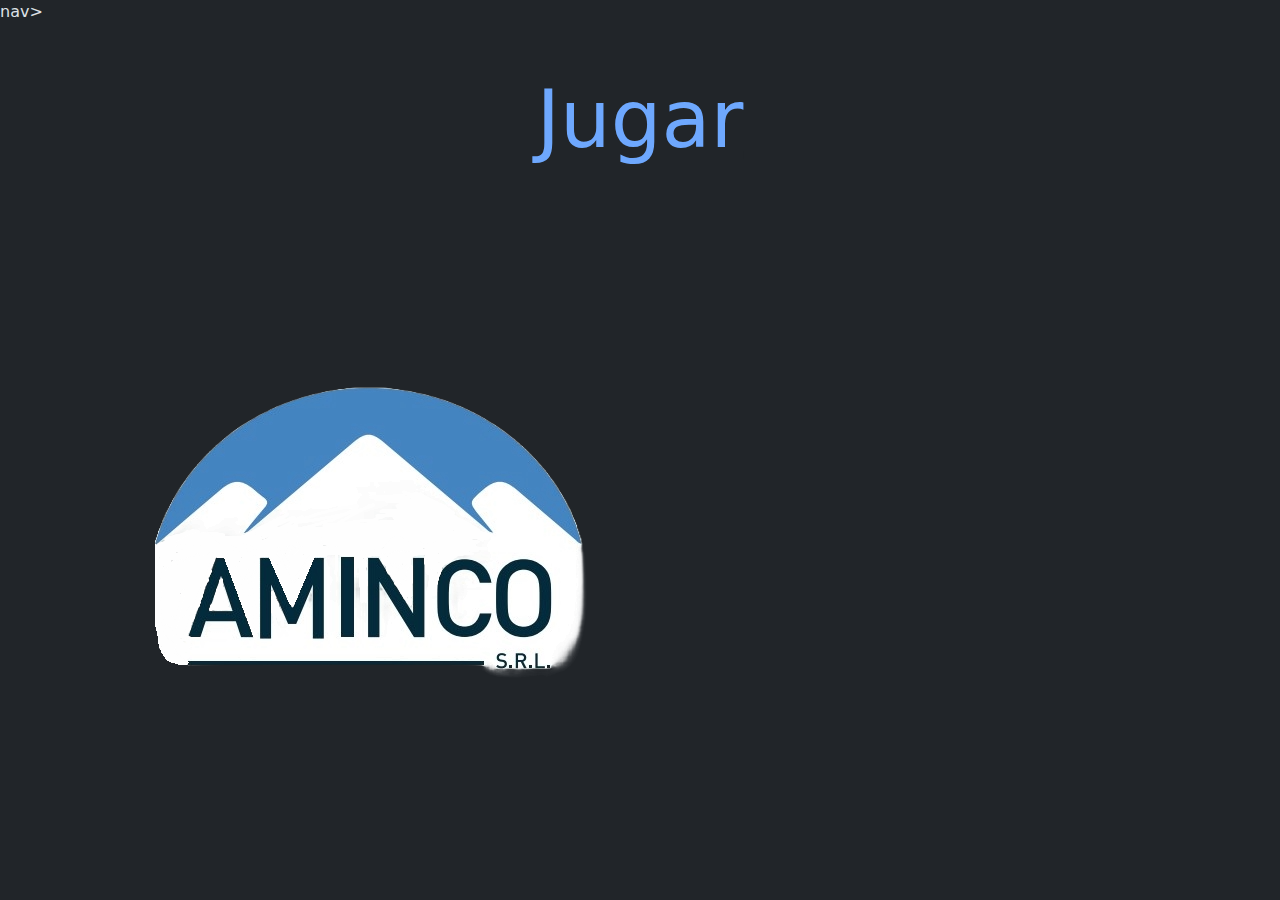
<file: index.html>
<!DOCTYPE html>
<html lang="es" data-bs-theme="dark">
  <head>
    <meta charset="UTF-8" />
    <meta name="viewport" content="width=device-width, initial-scale=1.0" />
    <link
      href="https://cdn.jsdelivr.net/npm/bootstrap@5.3.3/dist/css/bootstrap.min.css"
      rel="stylesheet"
      integrity="sha384-QWTKZyjpPEjISv5WaRU9OFeRpok6YctnYmDr5pNlyT2bRjXh0JMhjY6hW+ALEwIH"
      crossorigin="anonymous"
    />
    <link rel="stylesheet" href="./css/style.css" />
    <title>Document</title>
  </head>
  nav></nav>
  <main class="d-flex mb-5 align-items-end">
      <div class="container-fluid d-flex justify-content-around mt-5">
        <a href="./pages/juegos.html" class="link-underline-dark display-1">Jugar</a>
        
      </div>
    </main>
    <footer>
      <img src="./img/LOGO AMINCO PNG CON FONDO BLANCO.png" alt="Descripción de la imagen">
  </footer>
    <script
      src="https://cdn.jsdelivr.net/npm/bootstrap@5.3.3/dist/js/bootstrap.bundle.min.js"
      integrity="sha384-YvpcrYf0tY3lHB60NNkmXc5s9fDVZLESaAA55NDzOxhy9GkcIdslK1eN7N6jIeHz"
      crossorigin="anonymous"
    ></script>
  </body>
</html>
</file>
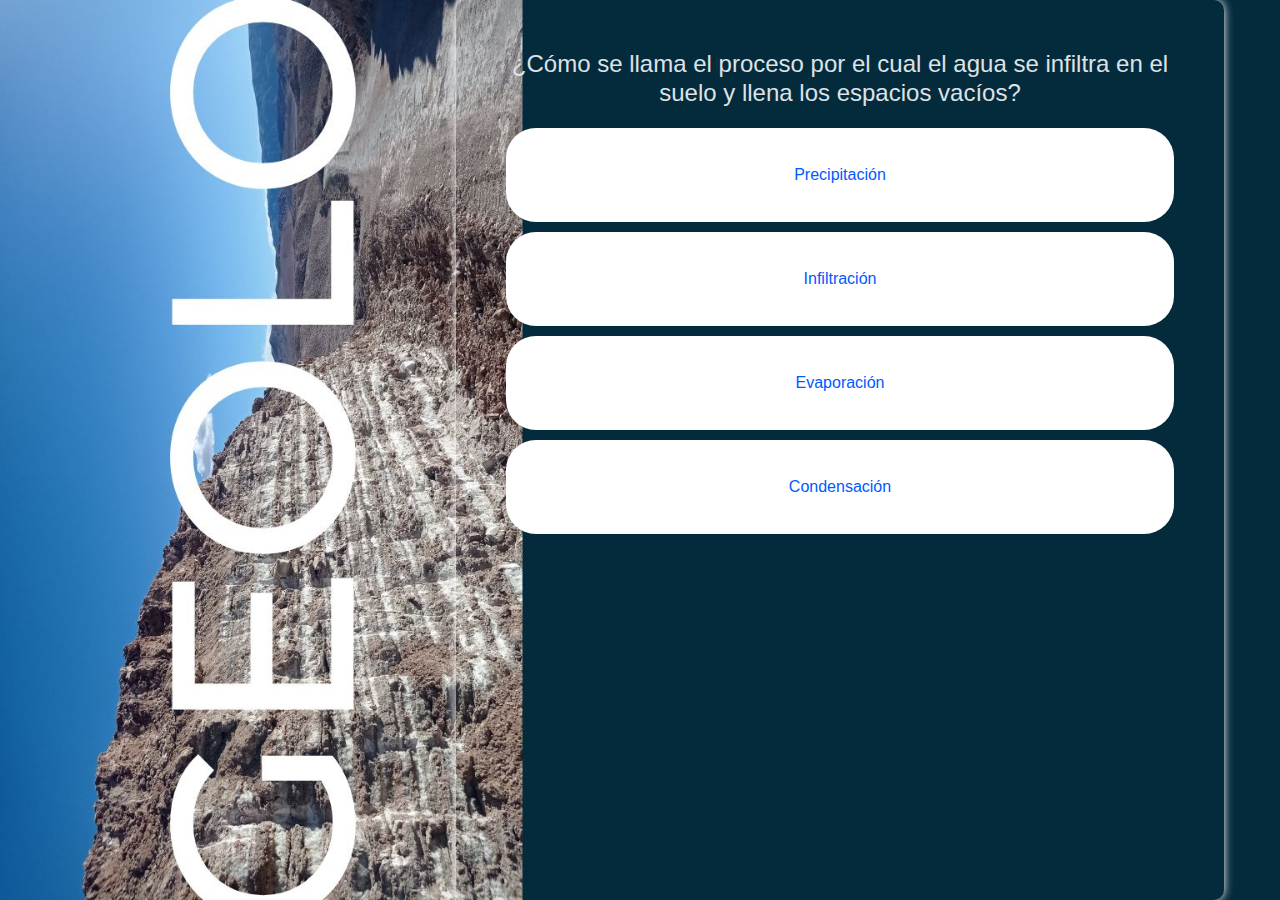
<file: pages/geologia.html>
<!DOCTYPE html>
<html lang="es" data-bs-theme="dark">
  <head>
    <meta charset="UTF-8" />
    <meta name="viewport" content="width=device-width, initial-scale=1.0" />
    <link
      href="https://cdn.jsdelivr.net/npm/bootstrap@5.3.3/dist/css/bootstrap.min.css"
      rel="stylesheet"
      integrity="sha384-QWTKZyjpPEjISv5WaRU9OFeRpok6YctnYmDr5pNlyT2bRjXh0JMhjY6hW+ALEwIH"
      crossorigin="anonymous"
    />
    <link rel="stylesheet" href="../css/style.css" />
    <title>Document</title>
  </head>
  <body class="pregunta geologia">
    <main>
      <div id="pregunta"></div>
    </main>
    <div id="quiz-container">
      <h2 id="question"></h2>
      <div id="options"></div>
  </div>
   <script src="../js/geologia.js"></script>
 <script
      src="https://cdn.jsdelivr.net/npm/bootstrap@5.3.3/dist/js/bootstrap.bundle.min.js"
      integrity="sha384-YvpcrYf0tY3lHB60NNkmXc5s9fDVZLESaAA55NDzOxhy9GkcIdslK1eN7N6jIeHz"
      crossorigin="anonymous"
    ></script>
  </body>
</html>
</file>
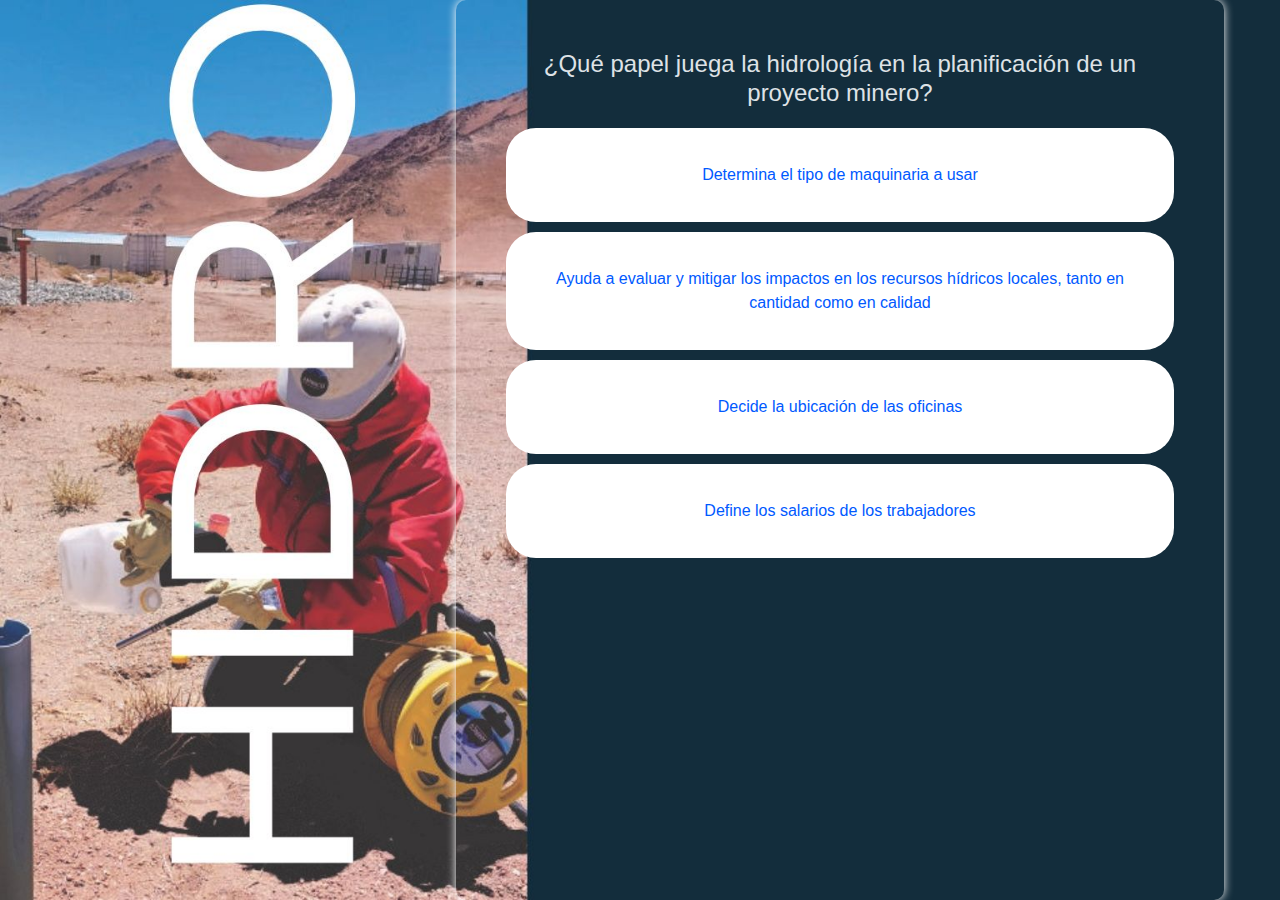
<file: pages/hidrologia.html>
<!DOCTYPE html>
<html lang="es" data-bs-theme="dark">
  <head>
    <meta charset="UTF-8" />
    <meta name="viewport" content="width=device-width, initial-scale=1.0" />
    <link
      href="https://cdn.jsdelivr.net/npm/bootstrap@5.3.3/dist/css/bootstrap.min.css"
      rel="stylesheet"
      integrity="sha384-QWTKZyjpPEjISv5WaRU9OFeRpok6YctnYmDr5pNlyT2bRjXh0JMhjY6hW+ALEwIH"
      crossorigin="anonymous"
    />
    <link rel="stylesheet" href="../css/style.css" />
    <title>Document</title>
   
  </head>
  <body class="pregunta hodrologia">
    <main>
      <div id="pregunta"></div>
    </main>
    <div id="quiz-container">
      <h2 id="question"></h2>
      <div id="options"></div>
  </div>
    <script src="../js/hidrologia.js"></script>

    <script
      src="https://cdn.jsdelivr.net/npm/bootstrap@5.3.3/dist/js/bootstrap.bundle.min.js"
      integrity="sha384-YvpcrYf0tY3lHB60NNkmXc5s9fDVZLESaAA55NDzOxhy9GkcIdslK1eN7N6jIeHz"
      crossorigin="anonymous"
    ></script>
  </body>
</html>
</file>
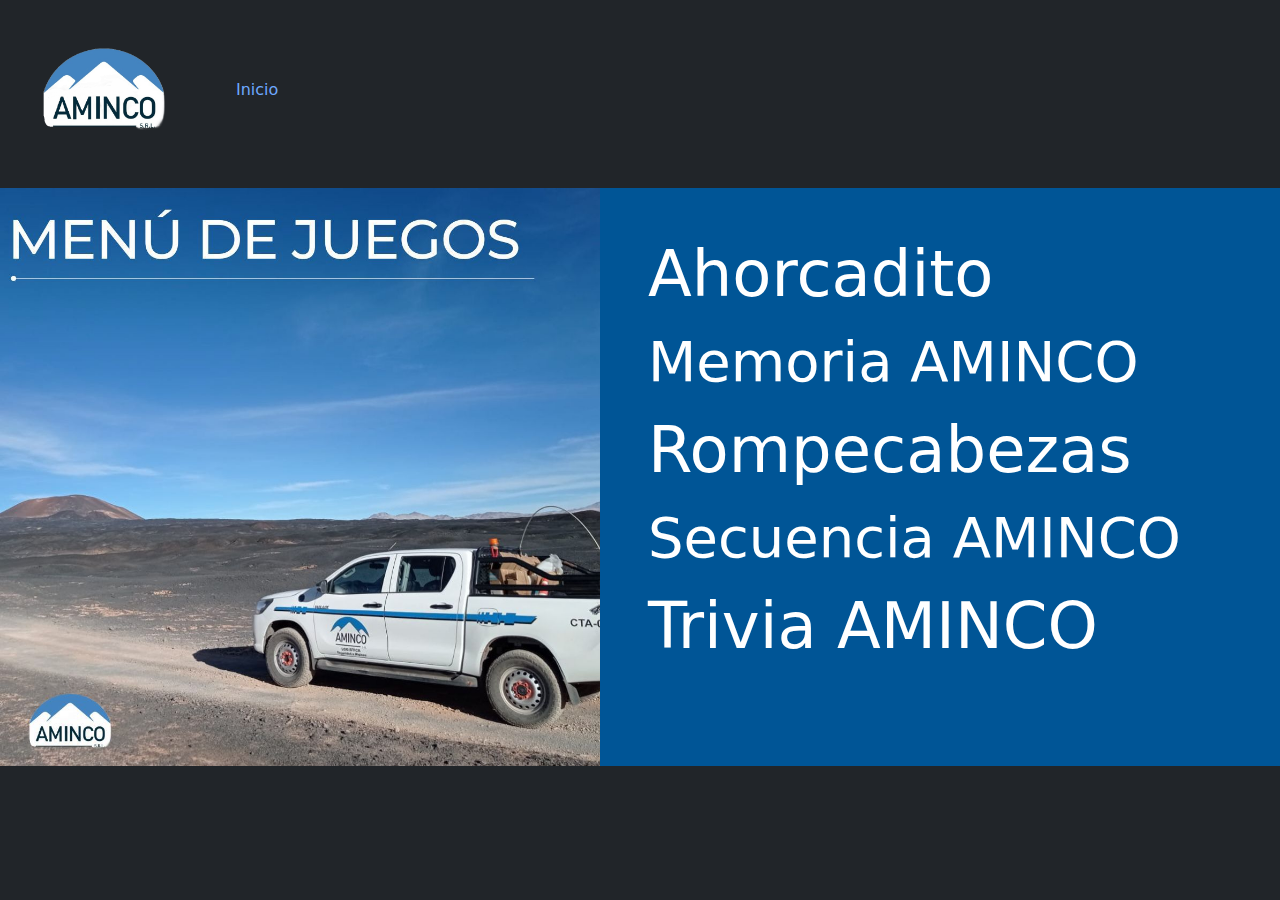
<file: pages/juegos.html>
<!DOCTYPE html>
<html lang="es" data-bs-theme="dark">
  <head>
    <meta charset="UTF-8" />
    <meta name="viewport" content="width=device-width, initial-scale=1.0" />
    <link
      href="https://cdn.jsdelivr.net/npm/bootstrap@5.3.3/dist/css/bootstrap.min.css"
      rel="stylesheet"
      integrity="sha384-QWTKZyjpPEjISv5WaRU9OFeRpok6YctnYmDr5pNlyT2bRjXh0JMhjY6hW+ALEwIH"
      crossorigin="anonymous"
    />
    <link rel="stylesheet" href="../css/style.css" />
    <title>Document</title>
  </head>
  <body>
    <nav>
      <img class="footerimg" src="../img/LOGO AMINCO PNG CON FONDO BLANCO.png" alt="Descripción de la imagen">
      <ul class="nav justify-content-center">
        <li class="nav-item">
          <a class="nav-link h2 " aria-current="page" href="../index.html">Inicio</a>
        </li>
      </ul>
    </nav>
    <main class="d-flex position-relative mb-5 align-items-start fondomenu">
      <div class="me-5">
        <img width="600" height="600" src="../img/img juegos.jfif" alt="Descripción de la imagen" class="img-fluid" />
       
      </div>
      <div class="d-flex flex-column justify-content-between mt-5 ">
        <a href="./ahoracadito.html" class="link-offset-2 link-underline link-underline-opacity-0 display-3 mb-3 textoblano">Ahorcadito</a>
        <a href="./memoria.html" class="link-offset-2 link-underline link-underline-opacity-0 display-4 mb-3 textoblano">Memoria AMINCO</a>
        <a href="./rompecavesas.html" class="link-offset-2 link-underline link-underline-opacity-0 display-3 mb-3 textoblano">Rompecabezas</a>
        <a href="./luces.html" class="link-offset-2 link-underline link-underline-opacity-0 display-4 mb-3 textoblano">Secuencia AMINCO </a>
        <a href="./ruleta.html" class="link-offset-2 link-underline link-underline-opacity-0  display-3 mb-3 textoblano">Trivia AMINCO</a>
      </div>
    </main>
    <script
      src="https://cdn.jsdelivr.net/npm/bootstrap@5.3.3/dist/js/bootstrap.bundle.min.js"
      integrity="sha384-YvpcrYf0tY3lHB60NNkmXc5s9fDVZLESaAA55NDzOxhy9GkcIdslK1eN7N6jIeHz"
      crossorigin="anonymous"
    ></script>
  </body>
</html>
</file>
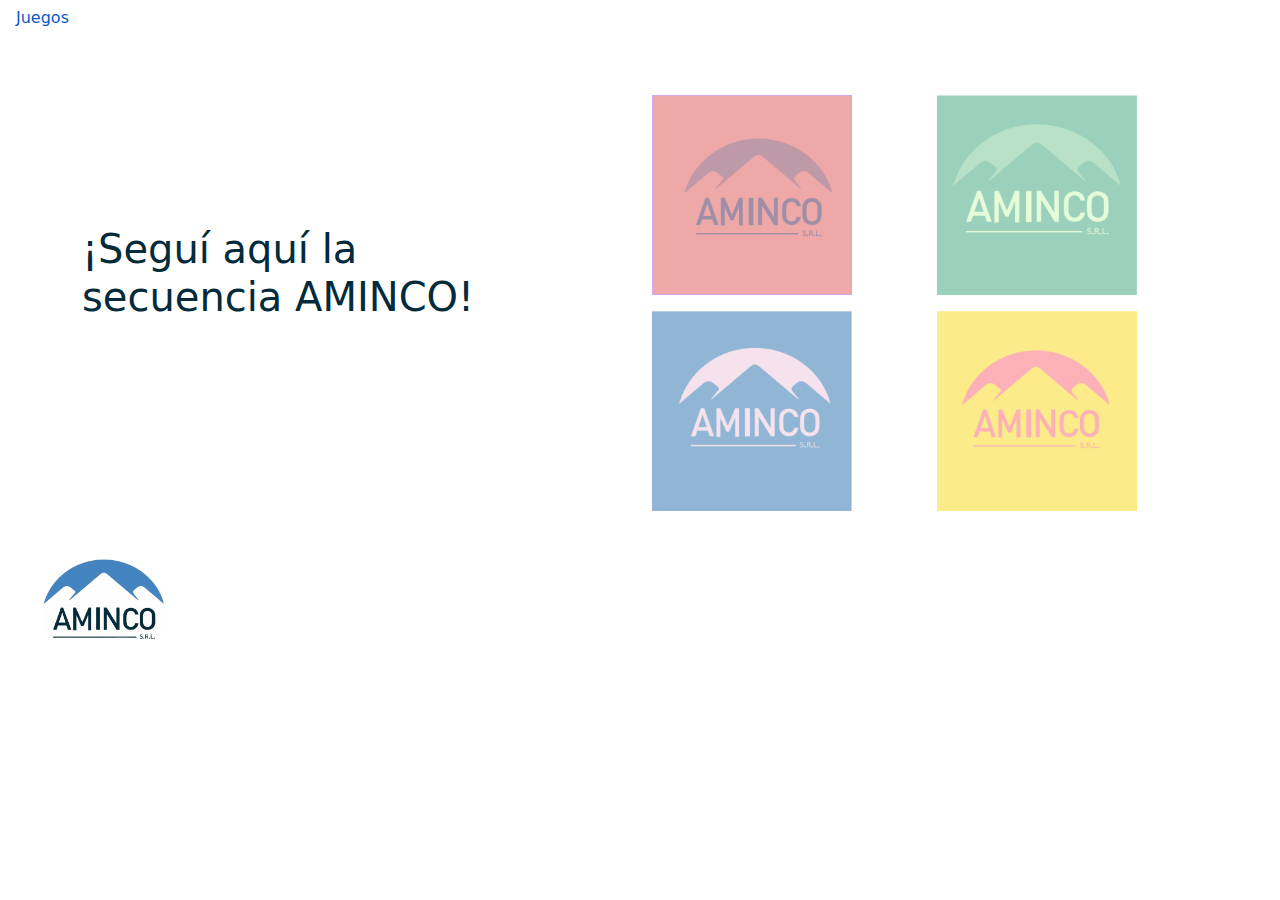
<file: pages/luces.html>
<!DOCTYPE html>
<html lang="es">
  <head>
    <meta charset="UTF-8" />
    <meta name="viewport" content="width=device-width, initial-scale=1.0" />
    <link
      href="https://cdn.jsdelivr.net/npm/bootstrap@5.3.3/dist/css/bootstrap.min.css"
      rel="stylesheet"
      integrity="sha384-QWTKZyjpPEjISv5WaRU9OFeRpok6YctnYmDr5pNlyT2bRjXh0JMhjY6hW+ALEwIH"
      crossorigin="anonymous"
    />
    <link rel="stylesheet" href="../css/style.css" />
    <title>Document</title>
  </head>

  <body>
    <nav>
      <ul class="nav justify-content-center">
        <li class="nav-item">
          <a class="nav-link h2" aria-current="page" href="./juegos.html"
            >Juegos</a
          >
        </li>
      </ul>
    </nav>
    <div class="container">
      <div class="row align-items-center">
        <div class="col-md-6">
          <h1 class="textocoor">
            ¡Seguí aquí la<span class="d-block">secuencia AMINCO!</span>
          </h1>
        </div>
        <div class="col-md-6 mt-3">
          <div class="image-container">
            <div class="row">
              <div class="col-6 mt-3">
                <img
                  src="../img/PANTALLA SECUENCIA/IMAGENES SECUENCIA/ROJO.png"
                  id="img1"
                  alt="Imagen 1"
                  class="img-fluid"
                />
              </div>
              <div class="col-6 mt-3">
                <img
                  src="../img/PANTALLA SECUENCIA/IMAGENES SECUENCIA/VERDE.png"
                  id="img2"
                  alt="Imagen 2"
                  class="img-fluid"
                />
              </div>
              <div class="col-6 mt-3">
                <img
                  src="../img/PANTALLA SECUENCIA/IMAGENES SECUENCIA/AZUL.png"
                  id="img3"
                  alt="Imagen 3"
                  class="img-fluid"
                />
              </div>
              <div class="col-6 mt-3 ">
                <img
                  src="../img/PANTALLA SECUENCIA/IMAGENES SECUENCIA/AMARILLO.png"
                  id="img4"
                  alt="Imagen 4"
                  class="img-fluid"
                />
              </div>
            </div>
          </div>
        </div>
      </div>
    </div>
    <footer>
      <img class="footerimg" src="../img/LOGO AMINCO PNG CON FONDO BLANCO.png" alt="Descripción de la imagen">
    </footer>
    <script src="../js/luces.js"></script>
  </body>
</html>
</file>
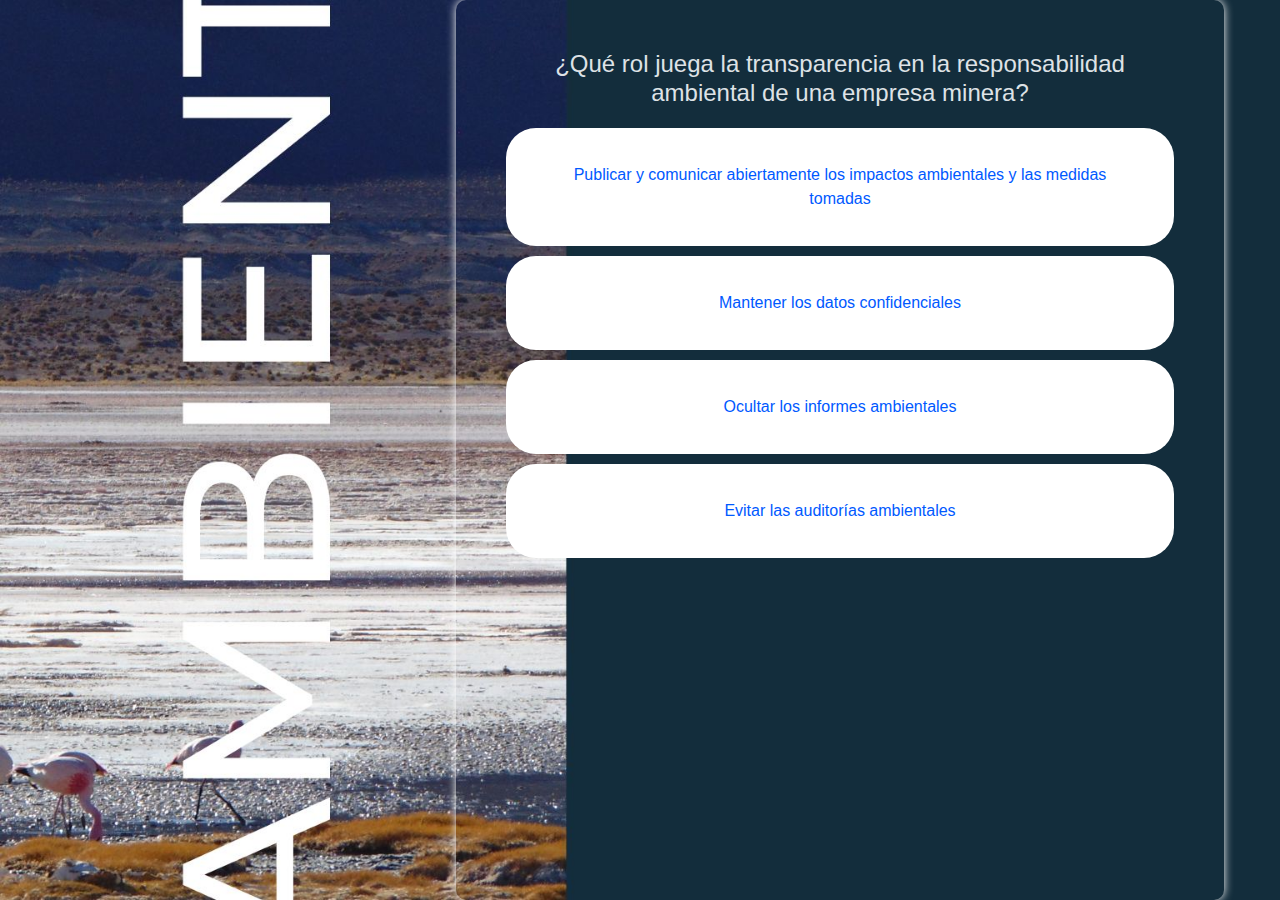
<file: pages/medioambiente.html>
<!DOCTYPE html>
<html lang="es" data-bs-theme="dark">
  <head>
    <meta charset="UTF-8" />
    <meta name="viewport" content="width=device-width, initial-scale=1.0" />
    <link
      href="https://cdn.jsdelivr.net/npm/bootstrap@5.3.3/dist/css/bootstrap.min.css"
      rel="stylesheet"
      integrity="sha384-QWTKZyjpPEjISv5WaRU9OFeRpok6YctnYmDr5pNlyT2bRjXh0JMhjY6hW+ALEwIH"
      crossorigin="anonymous"
    />
    <link rel="stylesheet" href="../css/style.css" />
    <title>Document</title>
  </head>
  <body class="pregunta ambiental">
    <body class="pregunta">
      <main>
        <div id="pregunta"></div>
      </main>
      <div id="quiz-container">
        <h2 id="question"></h2>
        <div id="options"></div>
    </div>
    <script src="../js/medioambiente.js"></script>

    <script
      src="https://cdn.jsdelivr.net/npm/bootstrap@5.3.3/dist/js/bootstrap.bundle.min.js"
      integrity="sha384-YvpcrYf0tY3lHB60NNkmXc5s9fDVZLESaAA55NDzOxhy9GkcIdslK1eN7N6jIeHz"
      crossorigin="anonymous"
    ></script>
  </body>
</html>
</file>
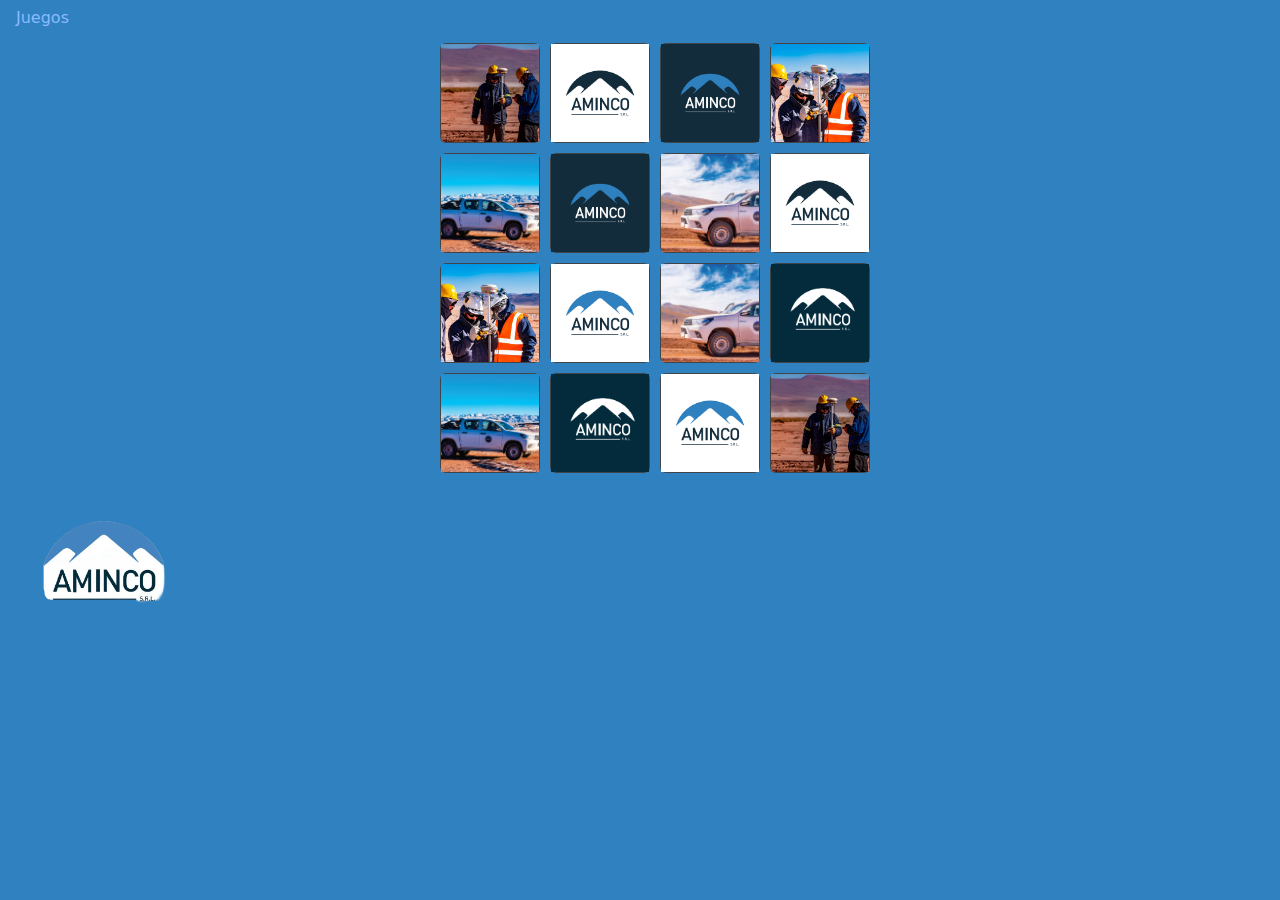
<file: pages/memoria.html>
<!DOCTYPE html>
<html lang="es"  data-bs-theme="dark">
    <head>
        <meta charset="UTF-8" />
        <meta name="viewport" content="width=device-width, initial-scale=1.0" />
        <link
          href="https://cdn.jsdelivr.net/npm/bootstrap@5.3.3/dist/css/bootstrap.min.css"
          rel="stylesheet"
          integrity="sha384-QWTKZyjpPEjISv5WaRU9OFeRpok6YctnYmDr5pNlyT2bRjXh0JMhjY6hW+ALEwIH"
          crossorigin="anonymous"
        />
        <link rel="stylesheet" href="../css/style.css" />
        <title>Document</title>
      </head>
<body class="fondomemoria">
    <nav>
        <ul class="nav justify-content-center">
          <li class="nav-item">
            <a class="nav-link h2" aria-current="page" href="./juegos.html">Juegos</a>
          </li>
         
          
        </ul>
       </nav>
    <div class="grid" id="grid"></div>
    <footer>
      <img class="footerimg" src="../img/LOGO AMINCO PNG CON FONDO BLANCO.png" alt="Descripción de la imagen">
    </footer>
    
    <script src="../js/memoria.js"></script>
</body>
</html>
</file>
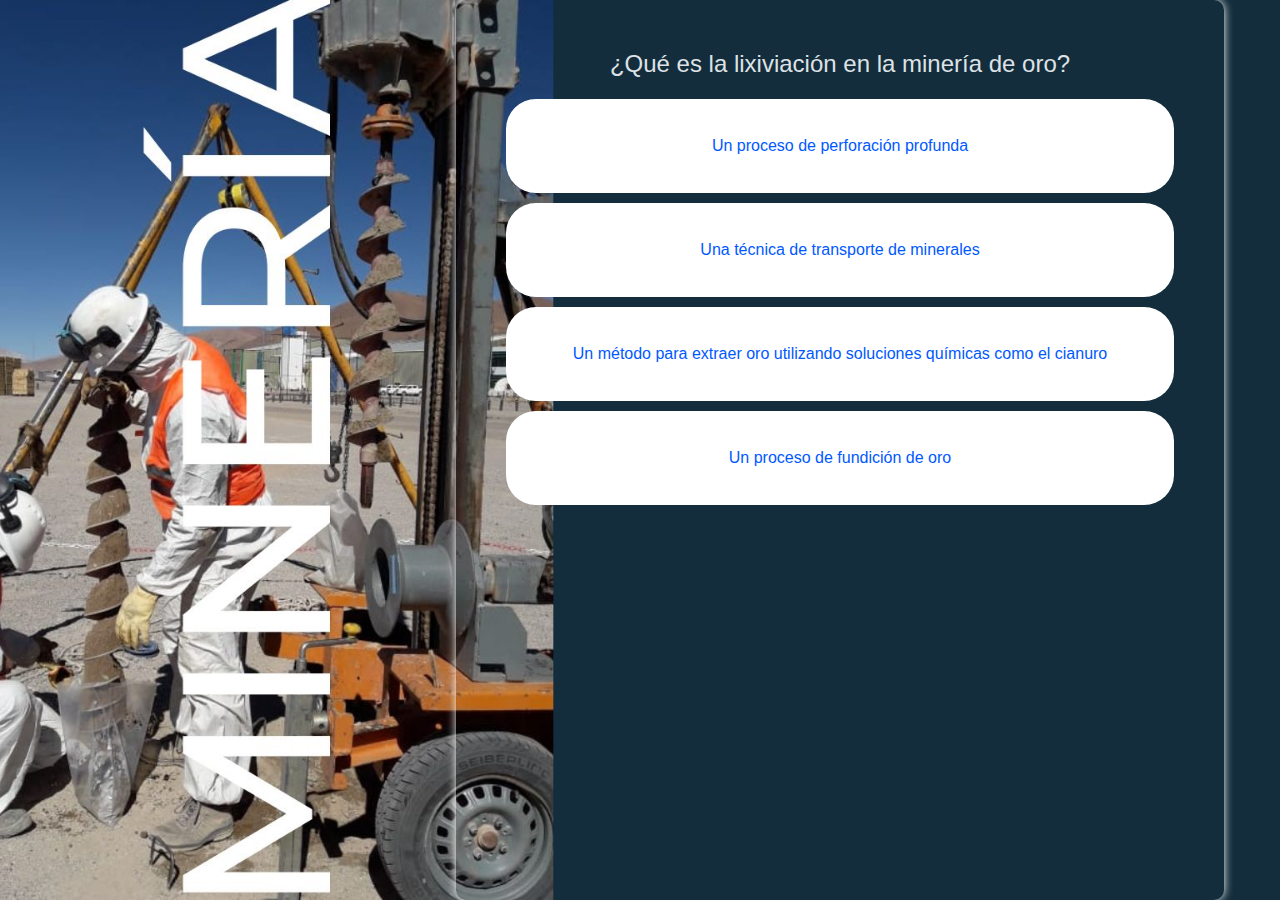
<file: pages/mineria.html>
<!DOCTYPE html>
<html lang="es" data-bs-theme="dark">
  <head>
    <meta charset="UTF-8" />
    <meta name="viewport" content="width=device-width, initial-scale=1.0" />
    <link
      href="https://cdn.jsdelivr.net/npm/bootstrap@5.3.3/dist/css/bootstrap.min.css"
      rel="stylesheet"
      integrity="sha384-QWTKZyjpPEjISv5WaRU9OFeRpok6YctnYmDr5pNlyT2bRjXh0JMhjY6hW+ALEwIH"
      crossorigin="anonymous"
    />
    <link rel="stylesheet" href="../css/style.css" />
    <title>Document</title>
  </head>
  <body class="pregunta mineria">
    <main>
      <div id="pregunta"></div>
    </main>
    <div id="quiz-container">
      <h2 id="question"></h2>
      <div id="options"></div>
  </div>


    <script src="../js/mineria.js"></script>

    <script
      src="https://cdn.jsdelivr.net/npm/bootstrap@5.3.3/dist/js/bootstrap.bundle.min.js"
      integrity="sha384-YvpcrYf0tY3lHB60NNkmXc5s9fDVZLESaAA55NDzOxhy9GkcIdslK1eN7N6jIeHz"
      crossorigin="anonymous"
    ></script>
  </body>
</html>
</file>
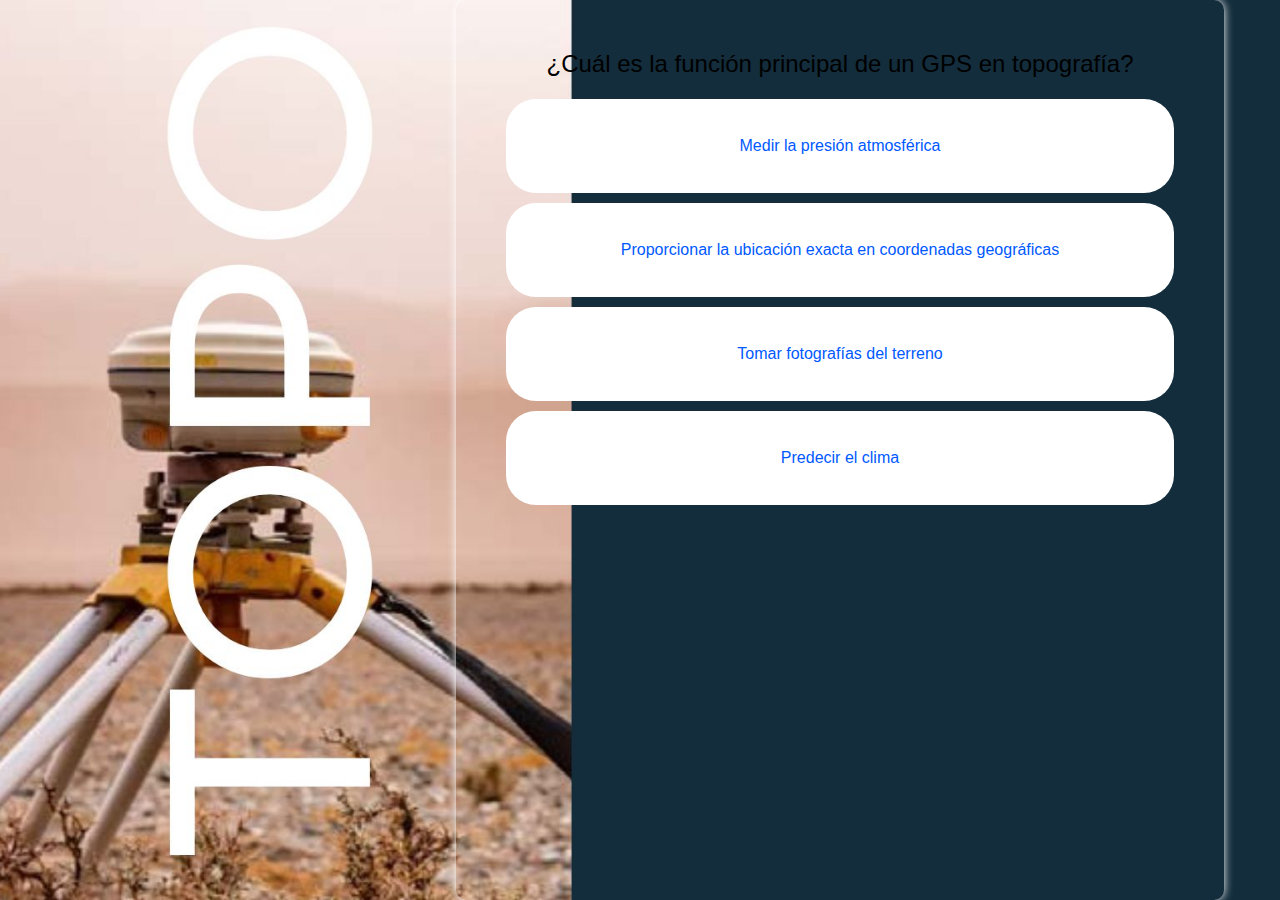
<file: pages/pregtop.html>
<!DOCTYPE html>
<html lang="es" data-bs-theme="dark">
  <head>
    <meta charset="UTF-8" />
    <meta name="viewport" content="width=device-width, initial-scale=1.0" />
    <link
      href="https://cdn.jsdelivr.net/npm/bootstrap@5.3.3/dist/css/bootstrap.min.css"
      rel="stylesheet"
      integrity="sha384-QWTKZyjpPEjISv5WaRU9OFeRpok6YctnYmDr5pNlyT2bRjXh0JMhjY6hW+ALEwIH"
      crossorigin="anonymous"
    />
    <link rel="stylesheet" href="../css/style.css" />
    <title>Document</title>
  </head>
  <body class="pregunta topografia">
    <main>
      <div id="pregunta"></div>
    </main>
    <div class="textonegro" id="quiz-container">
      <h2 id="question"></h2>
      <div id="options"></div>
  </div>

    <script src="../js/prehtopgraf.js"></script>

    <script
      src="https://cdn.jsdelivr.net/npm/bootstrap@5.3.3/dist/js/bootstrap.bundle.min.js"
      integrity="sha384-YvpcrYf0tY3lHB60NNkmXc5s9fDVZLESaAA55NDzOxhy9GkcIdslK1eN7N6jIeHz"
      crossorigin="anonymous"
    ></script>
  </body>
</html>
</file>
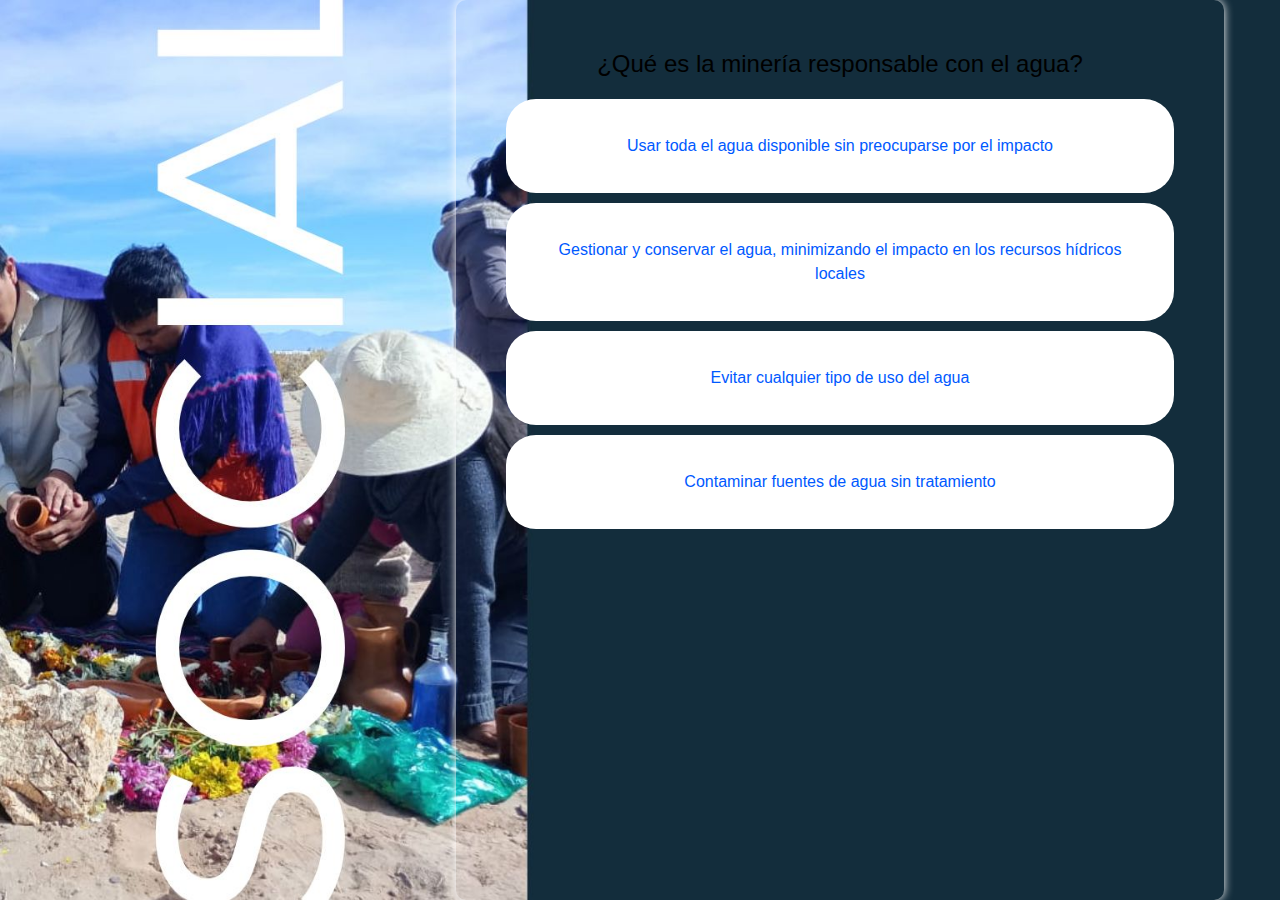
<file: pages/preguntados.html>
<!DOCTYPE html>
<html lang="es" data-bs-theme="dark">
  <head>
    <meta charset="UTF-8" />
    <meta name="viewport" content="width=device-width, initial-scale=1.0" />
    <link
      href="https://cdn.jsdelivr.net/npm/bootstrap@5.3.3/dist/css/bootstrap.min.css"
      rel="stylesheet"
      integrity="sha384-QWTKZyjpPEjISv5WaRU9OFeRpok6YctnYmDr5pNlyT2bRjXh0JMhjY6hW+ALEwIH"
      crossorigin="anonymous"
    />
    <link rel="stylesheet" href="../css/style.css" />
    <title>Document</title>
  </head>
  <body class="pregunta social">
    <main>
    <div class="textonegro" id="pregunta2 "></div>
  </main>
  <div class="textonegro" id="quiz-container">
    <h2 id="question"></h2>
    <div id="options"></div>
</div>
<script src="../js/app.js"></script>
    <script
      src="https://cdn.jsdelivr.net/npm/bootstrap@5.3.3/dist/js/bootstrap.bundle.min.js"
      integrity="sha384-YvpcrYf0tY3lHB60NNkmXc5s9fDVZLESaAA55NDzOxhy9GkcIdslK1eN7N6jIeHz"
      crossorigin="anonymous"
    ></script>
  </body>
</html>
</file>
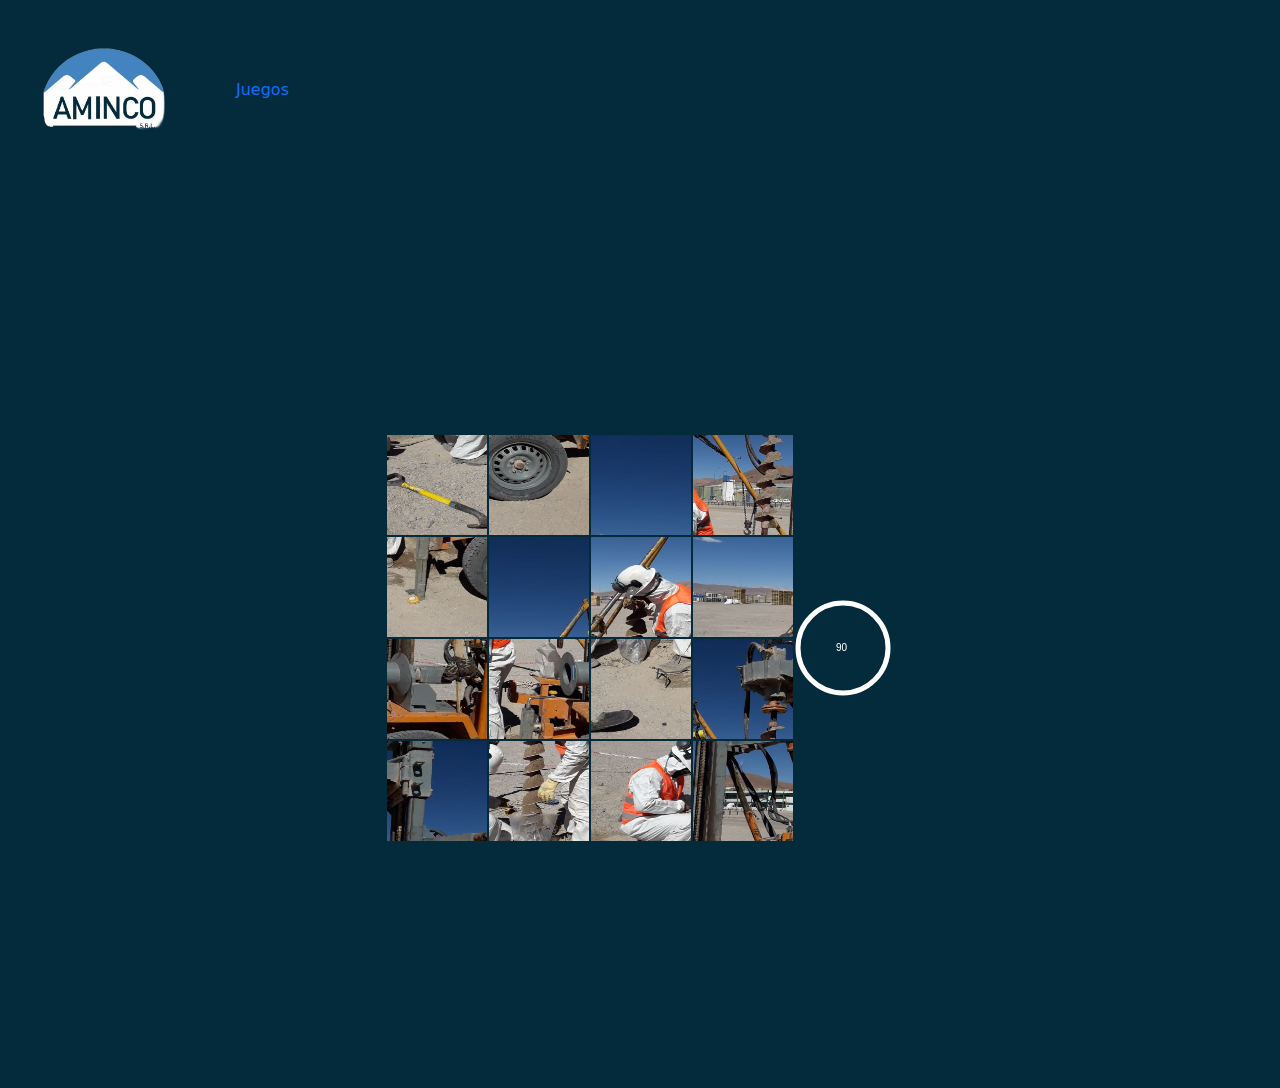
<file: pages/rompecavesas.html>
<!DOCTYPE html>
<html lang="es">
    <head>
        <meta charset="UTF-8" />
        <meta name="viewport" content="width=device-width, initial-scale=1.0" />
        <link
          href="https://cdn.jsdelivr.net/npm/bootstrap@5.3.3/dist/css/bootstrap.min.css"
          rel="stylesheet"
          integrity="sha384-QWTKZyjpPEjISv5WaRU9OFeRpok6YctnYmDr5pNlyT2bRjXh0JMhjY6hW+ALEwIH"
          crossorigin="anonymous"
        />
        <link rel="stylesheet" href="../css/style.css" />
        <title>Document</title>
      </head>
<body class="fondo">
    <nav>
      <img class="footerimg" src="../img/LOGO AMINCO PNG CON FONDO BLANCO.png" alt="Descripción de la imagen">
        <ul class="nav justify-content-center">
          <li class="nav-item">
            <a class="nav-link h2" aria-current="page" href="./juegos.html">Juegos</a>
          </li>
        
        
        </ul>
       </nav>
       <div id="puzzle-container">
       <div id="puzzle"></div>
    <canvas id="timerCanvas" width="100" height="100"></canvas>
    </div>
    <script src="../js/rompecavesas.js"></script>
</body>
</html>
</file>
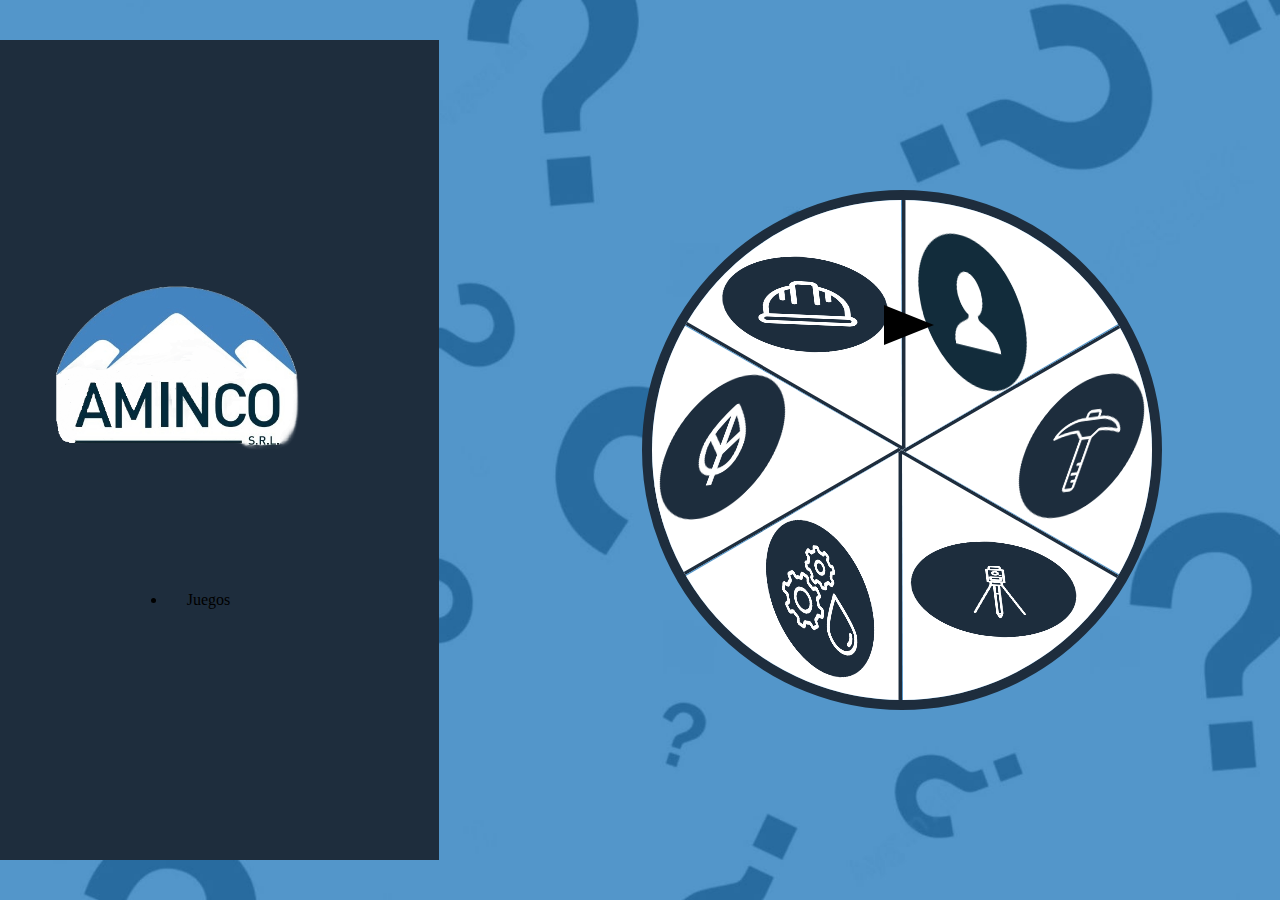
<file: pages/ruleta.html>
<!DOCTYPE html>
<html lang="es">
<head>
    <meta charset="UTF-8">
    <meta name="viewport" content="width=device-width, initial-scale=1.0">
    <title>Ruleta de 7 lados</title>
    <style>
        .footerimg {
            padding-top: 100px;
            width: 400px; /* Ajusta el tamaño según tus necesidades */
            height: auto;
            margin-right: 20px;
        }
        nav {
            width: 40%;
            background-color: #1e2d3d;
            display: flex;
            flex-direction: column;
            align-items: center;
            padding: 50px;
            min-height: 80vh; /* Asegura que el nav ocupe al menos el 100% de la altura de la ventana */
            margin-inline-end: 203px; /* Añade margen al final del main */
        }
        .nav {
            width: 100%;
            display: flex;
            flex-direction: column;
            align-items: center;
            flex-grow: 1; /* Permite que el contenedor crezca para llenar el espacio disponible */
        }
        ul.nav {
            flex-direction: column;
            width: 100%;
        }
        .nav-link {
            text-align: center;
            display: block;
            padding: 10px;
            color: #000;
            text-decoration: none;
            width: 100%;
        }
        body {
            display: flex;
            justify-content: center;
            align-items: center;
            height: 100vh;
            background-color: #f0f0f0;
            margin: 0;
            background-image: url("../img/PANTALLA TRIVIA/FONDO PREGUNTAS SOLO.jpg");
            background-size: cover;
            background-position: center;
        }
        #ruleta {
            width: 500px;
            height: 500px;
            border-radius: 50%;
            position: relative;
            overflow: hidden;
            border: 10px solid #1e2d3d;
            transition: transform 4s ease-out;
        }
        .seccion {
            width: 50%;
            height: 50%;
            position: absolute;
            top: 50%;
            left: 50%;
            transform-origin: 0% 0%;
            clip-path: polygon(0% 0%, 100% 0%, 100% 100%, 87% 100%);
            display: flex;
            justify-content: center;
            align-items: center;
            color: white;
            font-size: 1.2em;
            text-align: center;
            border: 4px solid #1e2d3d; /* Añade un borde negro a cada sección */
        }
        #flecha {
            width: 0;
            height: 0;
            border-left: 20px solid transparent;
            border-right: 20px solid transparent;
            border-bottom: 50px solid rgb(0, 0, 0);
            position: absolute;
            top: 300px;
            left: 71%;
            transform: translateX(-50%) rotate(90deg); /* Gira la flecha 90 grados a la derecha */
        }
        .highlight {
            border: 3px solid rgb(0, 4, 255);
        }
        .imagen-ruleta-1 {
    position: absolute;
    top: 33%;
    left: 65%;
    transform: translate(-40%, -40%) rotate(24deg); /* Rotar 45 grados */
    height: 50%;
    width: 50%;
    object-fit: cover;
}

.imagen-ruleta-2 {
    position: absolute;
    top: 28%;
    left: 60%;
    transform: translate(-40%, -40%) rotate(-45deg); /* Rotar 90 grados */
    height: 50%;
    width: 50%;
    object-fit: cover;
}

.imagen-ruleta-3 {
    position: absolute;
    top: 31%;
    left: 61%;
    transform: translate(-40%, -40%) rotate(-107deg); /* Rotar 135 grados */
    height: 50%;
    width: 50%;
    object-fit: cover;
}
.imagen-ruleta-4 {
    position: absolute;
    top: 36%;
    left: 65%;
    transform: translate(-40%, -40%) rotate(-155deg); /* Rotar 135 grados */
    height: 50%;
    width: 50%;
    object-fit: cover;
}
.imagen-ruleta-5 {
    position: absolute;
    top: 29%;
    left: 63%;
    transform: translate(-40%, -40%) rotate(135deg); /* Rotar 135 grados */
    height: 50%;
    width: 50%;
    object-fit: cover;
}
.imagen-ruleta-6 {
    position: absolute;
    top: 26%;
    left: 55%;
    transform: translate(-40%, -40%) rotate(76deg); /* Rotar 135 grados */
    height: 50%;
    width: 50%;
    object-fit: cover;
}
        main {
           padding-right: 200px; /* Añade padding a la derecha */
        }
        @media (max-width: 1200px) {
    nav {
        width: 30%;
        padding: 30px;
        margin-inline-end: 50px;
    }
    .nav-link {
        padding: 8px;
    }
    #ruleta {
        width: 260px;
        height: 260px;
    }
    #flecha {
        top: 360px;
        left: 63%;
        transform: translateX(-90%) rotate(90deg)
    }
}
    </style>
</head>

<body>
    <nav >
        <img class="footerimg" src="../img/LOGO AMINCO PNG CON FONDO BLANCO.png" alt="Descripción de la imagen">
        <ul class="nav justify-content-center">
            <li class="nav-item">
                <a class="nav-link h2" aria-current="page" href="./juegos.html">Juegos</a>
            </li>
        </ul>
    </nav>
    <main>

        <div id="ruleta"></div>
        <div id="flecha"></div>
   
    <script>
        const enlaces = [
            '../pages/geologia.html#seccion1',
            '../pages/pregtop.html#seccion2',
            '../pages/hidrologia.html#seccion3',
            '../pages/medioambiente.html#seccion4',
            '../pages/mineria.html#seccion5',
            '../pages/preguntados.html#seccion6',
        ];
        const imagenes = [
            "../img/PANTALLA TRIVIA/LOGOS RULETA/GEOLOGÍA.png",
            "../img/PANTALLA TRIVIA/LOGOS RULETA/TOPOGRAFÍA.png",
            "../img/PANTALLA TRIVIA/LOGOS RULETA/HIDROLOGÍA.png",
            "../img/MEDIOAMBIENTE.jpg",
            "../img/PANTALLA TRIVIA/LOGOS RULETA/MINERÍA.png",
            "../img/SOCIAL.jpg" ,
        ];
        const ruleta = document.getElementById('ruleta');
        const angulo = 360 / enlaces.length;
        const secciones = [];

        imagenes.forEach((imagen, index) => {
    const seccion = document.createElement('div');
    seccion.className = 'seccion';
    seccion.style.setProperty('--angulo', `${angulo}deg`);
    seccion.style.transform = `rotate(${index * angulo}deg) skewY(calc(-90deg + ${angulo}deg))`;
    seccion.style.backgroundColor = `hsl(${index * angulo}, 10%, 100%)`;
    seccion.innerHTML = `<img src="${imagen}" alt="Imagen ${index + 1}" class="imagen-ruleta imagen-ruleta-${index + 1}">`;
    ruleta.appendChild(seccion);
    secciones.push(seccion);
});
    
        ruleta.onclick = () => {
           const randomIndex = Math.floor(Math.random() * enlaces.length);
const anguloPorSeccion = 360 / enlaces.length;
const randomAngle = (360 * 3) - (randomIndex * anguloPorSeccion) + (anguloPorSeccion / 10); // Ajusta para que quede en la parte superior
ruleta.style.transform = `rotate(${randomAngle}deg)`;

setTimeout(() => {
    secciones[randomIndex].classList.add('highlight');
    setTimeout(() => {
        window.location.href = enlaces[randomIndex];
    }, 1000); // Espera un segundo antes de redirigir para mostrar el resaltado
}, 4000); // Espera a que termine la animación antes de resaltar y redirigir
        };
    </script>
     </main>
</body>
</html>
    </script>
</body>
</html>
</file>
<file: css/style.css>
/*footer*/
nav,footer {
    display: flex;
    align-items: center;
  
}
.footerimg {
    width: 200px; /* Ajusta el tamaño según tus necesidades */
    height: auto;
    margin-right: 20px;
}
footer p {
    margin: 0;
}
/*menu*/
.fondomenu{
    background-color: #005596;
}
.textoblano{color: #fff;}

/*preguntados*/
canvas {
    border: 1px solid black;
}
.textonegro{
    color: #000000;
}
.pregunta {
    font-family: Arial, sans-serif;
    display: flex;
    justify-content: center;
    align-items: center;
    height: 100vh;
    margin: 0;
}
.hodrologia{
        background-image: url("../img/PANTALLAS PREGUNTAS/PANTALLA HIDROLOGÍA.jpg");
        background-size: cover; /* Ajusta la imagen para cubrir toda la pantalla */
        background-repeat: no-repeat; /* Evita que la imagen se repita */
        background-attachment: fixed; /* Fija la imagen al fondo */
}
.geologia{
        background-image: url("../img/PANTALLAS PREGUNTAS/PANTALLA GEOLOGÍA.jpg");
        background-size: cover; /* Ajusta la imagen para cubrir toda la pantalla */
        background-repeat: no-repeat; /* Evita que la imagen se repita */
        background-attachment: fixed; /* Fija la imagen al fondo */
}
.topografia{
        background-image: url("../img/PANTALLAS PREGUNTAS/PANTALLA TOPOGRAFÍA.jpg" );
        background-size: cover; /* Ajusta la imagen para cubrir toda la pantalla */
        background-repeat: no-repeat; /* Evita que la imagen se repita */
        background-attachment: fixed; /* Fija la imagen al fondo */
}
.ambiental{
        background-image: url("../img/PANTALLAS PREGUNTAS/PANTALLA AMBIENTAL.jpg");
        background-size: cover; /* Ajusta la imagen para cubrir toda la pantalla */
        background-repeat: no-repeat; /* Evita que la imagen se repita */
        background-attachment: fixed; /* Fija la imagen al fondo */
}
.social{
        background-image: url("../img/PANTALLAS PREGUNTAS/PANTALLA SOCIAL.jpg");
        background-size: cover; /* Ajusta la imagen para cubrir toda la pantalla */
        background-repeat: no-repeat; /* Evita que la imagen se repita */
        background-attachment: fixed; /* Fija la imagen al fondo */
}
.mineria{
        background-image: url("../img/PANTALLAS PREGUNTAS/PANTALLA MINERÍA.jpg");
        background-size: cover; /* Ajusta la imagen para cubrir toda la pantalla */
        background-repeat: no-repeat; /* Evita que la imagen se repita */
        background-attachment: fixed; /* Fija la imagen al fondo */
}

#quiz-container {
  margin:0px 0px 0px 400px;
    padding: 50px;
    border-radius: 10px;
    box-shadow: 0 0 10px rgb(255, 255, 255);
    text-align: center;
 width: 60%;    
 height: 100%;
    }

h2 {
    font-size: 1.5em;
    margin-bottom: 20px;
}

button {
    display: block;
    width: 100%;
    padding: 35px;
    margin: 10px 0;
    border: none;
    background-color: rgb(255, 255, 255);
    color: #0059ff;
    border-radius: 30px;
    cursor: pointer;
    font-size: 1em;
    transition: background-color 0.3s;
}

button:hover {
    background-color: #000000;
}

.correct {
    background-color: green;
    color: white;
}

.incorrect {
    background-color: red;
    color: white;
}
/*ahrocado*/
.ahorcadito {
    font-family: Arial, sans-serif;
    text-align: center;
    background-color: #00ffd5;
}


#ahorcado {
    border: 2px solid #00e1ff;
    margin: 20px auto;
  
}

#palabra {
    font-size: 24px;
    letter-spacing: 10px;
}
/*romepcavesas*/
.fondo{
    background-color:#032b3b;
    color: #fff;
}
#puzzle-container {
    display: flex;
    justify-content: center;
    align-items: center;
    height: 100vh; /* Altura completa de la ventana */
}

#puzzle {
    display: grid;
    grid-template-columns: repeat(4, 100px);
    grid-template-rows: repeat(4, 100px);
    gap: 2px;
}

.piece {
    width: 100px;
    height: 100px;
    background-size: 400px 400px;
}
#timerCanvas {
    margin-top: 20px;
    border: none;
}

/*memoria*/
.custom-alert {
    position: fixed;
    top: 50%;
    left: 50%;
    transform: translate(-50%, -50%);
    background-color: white;
    border: 2px solid black;
    padding: 20px; /* Aumenta el padding para hacerlo más grande */
    z-index: 1000;
    text-align: center;
    box-shadow: 0 0 10px rgba(0, 0, 0, 0.5);
    width: 300px; /* Ajusta el ancho */
    height: 300px; /* Ajusta la altura */
}

.custom-alert .alert-content img {
    max-width: 280px; /* Aumenta el tamaño de la imagen */
    margin-bottom: 10px; /* Aumenta el margen inferior */
}

.custom-alert .alert-content p {
    margin: 0;
    font-size: 34px; /* Aumenta el tamaño de la fuente */
    font-weight: bold;
}

.fondomemoria{
    background-color: #3081bf;
}
.grid {
    display: grid;
    grid-template-columns: repeat(4, 1fr);
    gap: 10px;
    width: 400px;
    margin: auto;
}
.card {
    width: 100px;
    height: 100px;
    perspective: 1000px;
}
.card-inner {
    position: relative;
    width: 100%;
    height: 100%;
    transform-style: preserve-3d;
    transition: transform 0.6s;
}
.card.flipped .card-inner {
    transform: rotateY(180deg);
}
.card-front, .card-back {
    position: absolute;
    width: 100%;
    height: 100%;
    backface-visibility: hidden;
    background-color: #032b3b;
}
.card-back {
    transform: rotateY(180deg);
}
.card-back img {
    width: 100%;
    height: 100%;
    object-fit: cover; 
}
@media (max-width: 468px) {
    .grid {
        grid-template-columns: repeat(2, 1fr);
    }
}


/*luces*/
.textocoor{
    color: #032b3b;
}
.image-container {
    display: flex;
    justify-content: space-around;
    margin-top: 20px;
    flex-wrap: wrap;
}
.image-container img {
    width: 200px;
    height: 200px;
    cursor: pointer;
    opacity: 0.5;
    transition: opacity 0.5s;
}
.highlight {
    opacity: 1 !important;
}
.disabled {
    pointer-events: none;
}

@media (max-width: 600px) {
    .image-container {
        justify-content: center; /* Centrar las imágenes en pantallas pequeñas */
    }

    .image-container img {
        width: 45%; /* Ajustar el ancho de las imágenes */
        margin: 2.5%; /* Añadir margen para separar las imágenes */
    }
}
</file>
